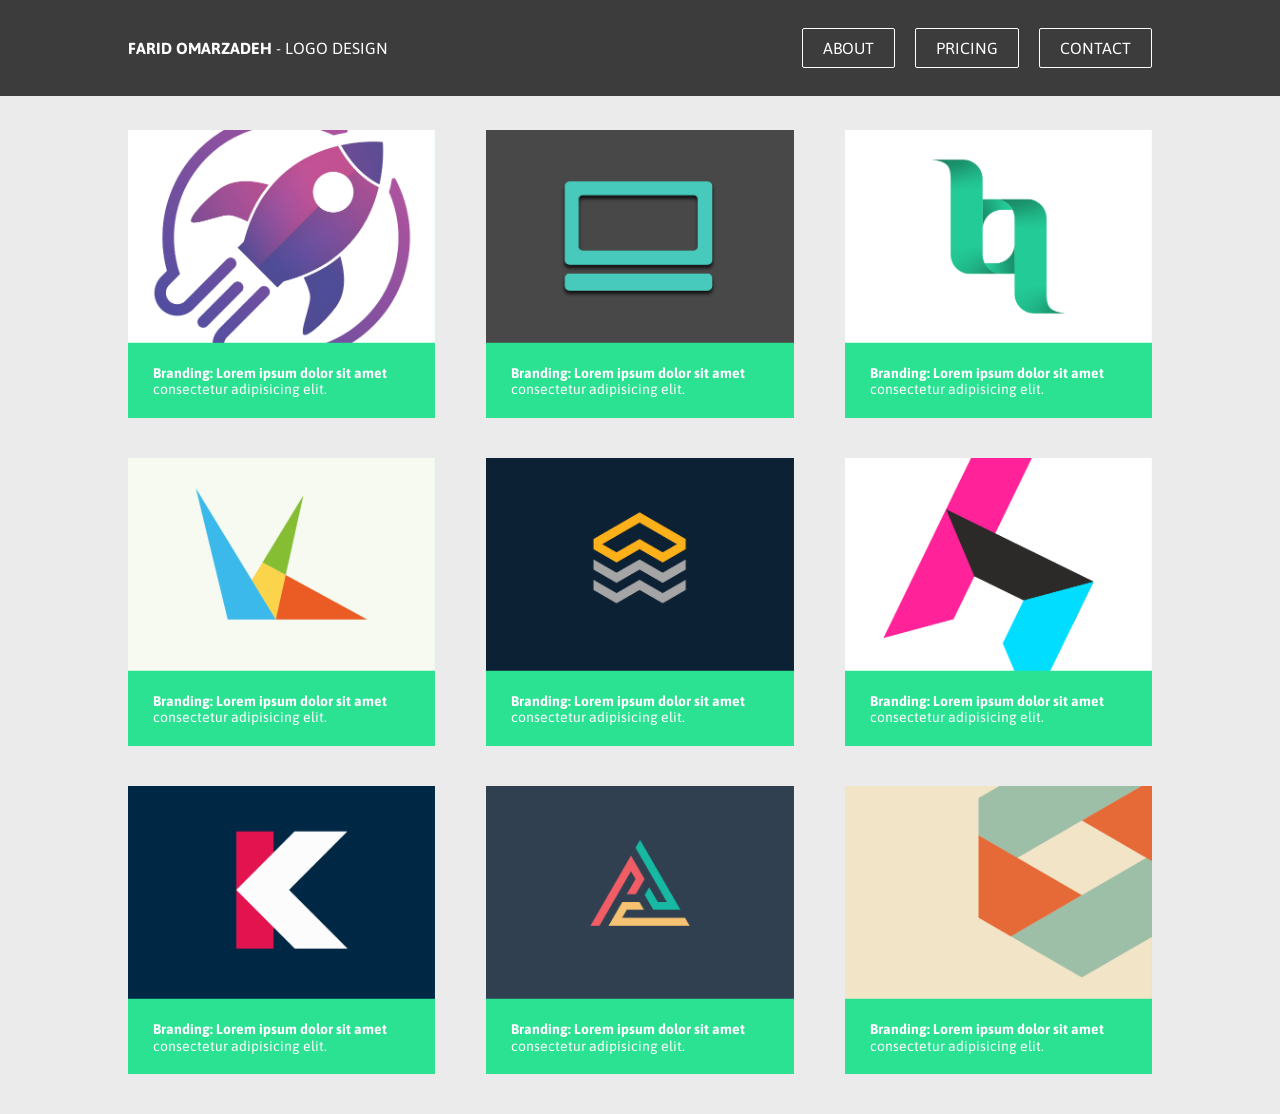
<file: index.html>
<!doctype html>
<html lang="en">
  <head>
    <meta charset="UTF-8" />
    <meta name="viewport" content="width=device-width, initial-scale=1.0" />
    <title>Branding and Logo Design in Toronto Canada</title>
    <link rel="stylesheet" href="css-reset.css" />
    <link rel="stylesheet" href="styles.css" />

    <link rel="preconnect" href="https://fonts.googleapis.com" />
    <link rel="preconnect" href="https://fonts.gstatic.com" crossorigin />
    <link
      href="https://fonts.googleapis.com/css2?family=Asap:wght@400;700&display=swap"
      rel="stylesheet"
    />
  </head>
  <body>
    <header class="header">
      <div class="header-container">
        <div class="logo">
          <h1><span>FARID OMARZADEH</span> - LOGO DESIGN</h1>
        </div>
        <nav class="burger-menu">
          <div class="burger-line"></div>
        </nav>
        <nav class="navbar">
          <li class="navbar-item"><a class="navbar-link" href="#">ABOUT</a></li>
          <li class="navbar-item">
            <a class="navbar-link" href="#">PRICING</a>
          </li>
          <li class="navbar-item">
            <a class="navbar-link" href="#">CONTACT</a>
          </li>
        </nav>
      </div>
    </header>
    <div class="container margin-top-big">
      <div class="col">
        <img src="images/image1@2x.png" alt="" />
        <p>
          Branding: Lorem ipsum dolor sit amet consectetur adipisicing elit.
        </p>
      </div>
      <div class="col">
        <img src="images/image2@2x.png" alt="" />
        <p>
          Branding: Lorem ipsum dolor sit amet consectetur adipisicing elit.
        </p>
      </div>
      <div class="col">
        <img src="images/image3@2x.png" alt="" />
        <p>
          Branding: Lorem ipsum dolor sit amet consectetur adipisicing elit.
        </p>
      </div>
      <div class="col">
        <img src="images/image4@2x.png" alt="" />
        <p>
          Branding: Lorem ipsum dolor sit amet consectetur adipisicing elit.
        </p>
      </div>
      <div class="col hide-mobile">
        <img src="images/image5@2x.png" alt="" />
        <p>
          Branding: Lorem ipsum dolor sit amet consectetur adipisicing elit.
        </p>
      </div>
      <div class="col hide-mobile">
        <img src="images/image6@2x.png" alt="" />
        <p>
          Branding: Lorem ipsum dolor sit amet consectetur adipisicing elit.
        </p>
      </div>
      <div class="col hide-mobile">
        <img src="images/image7@2x.png" alt="" />
        <p>
          Branding: Lorem ipsum dolor sit amet consectetur adipisicing elit.
        </p>
      </div>
      <div class="col hide-mobile">
        <img src="images/image8@2x.png" alt="" />
        <p>
          Branding: Lorem ipsum dolor sit amet consectetur adipisicing elit.
        </p>
      </div>
      <div class="col hide-mobile">
        <img src="images/image9@2x.png" alt="" />
        <p>
          Branding: Lorem ipsum dolor sit amet consectetur adipisicing elit.
        </p>
      </div>
      <div class="col hide-desktop-only">
        <img src="images/image10@2x.png" alt="" />
        <p>
          Branding: Lorem ipsum dolor sit amet consectetur adipisicing elit.
        </p>
      </div>
    </div>
    <script src="./scripts.js"></script>
  </body>
</html>
</file>
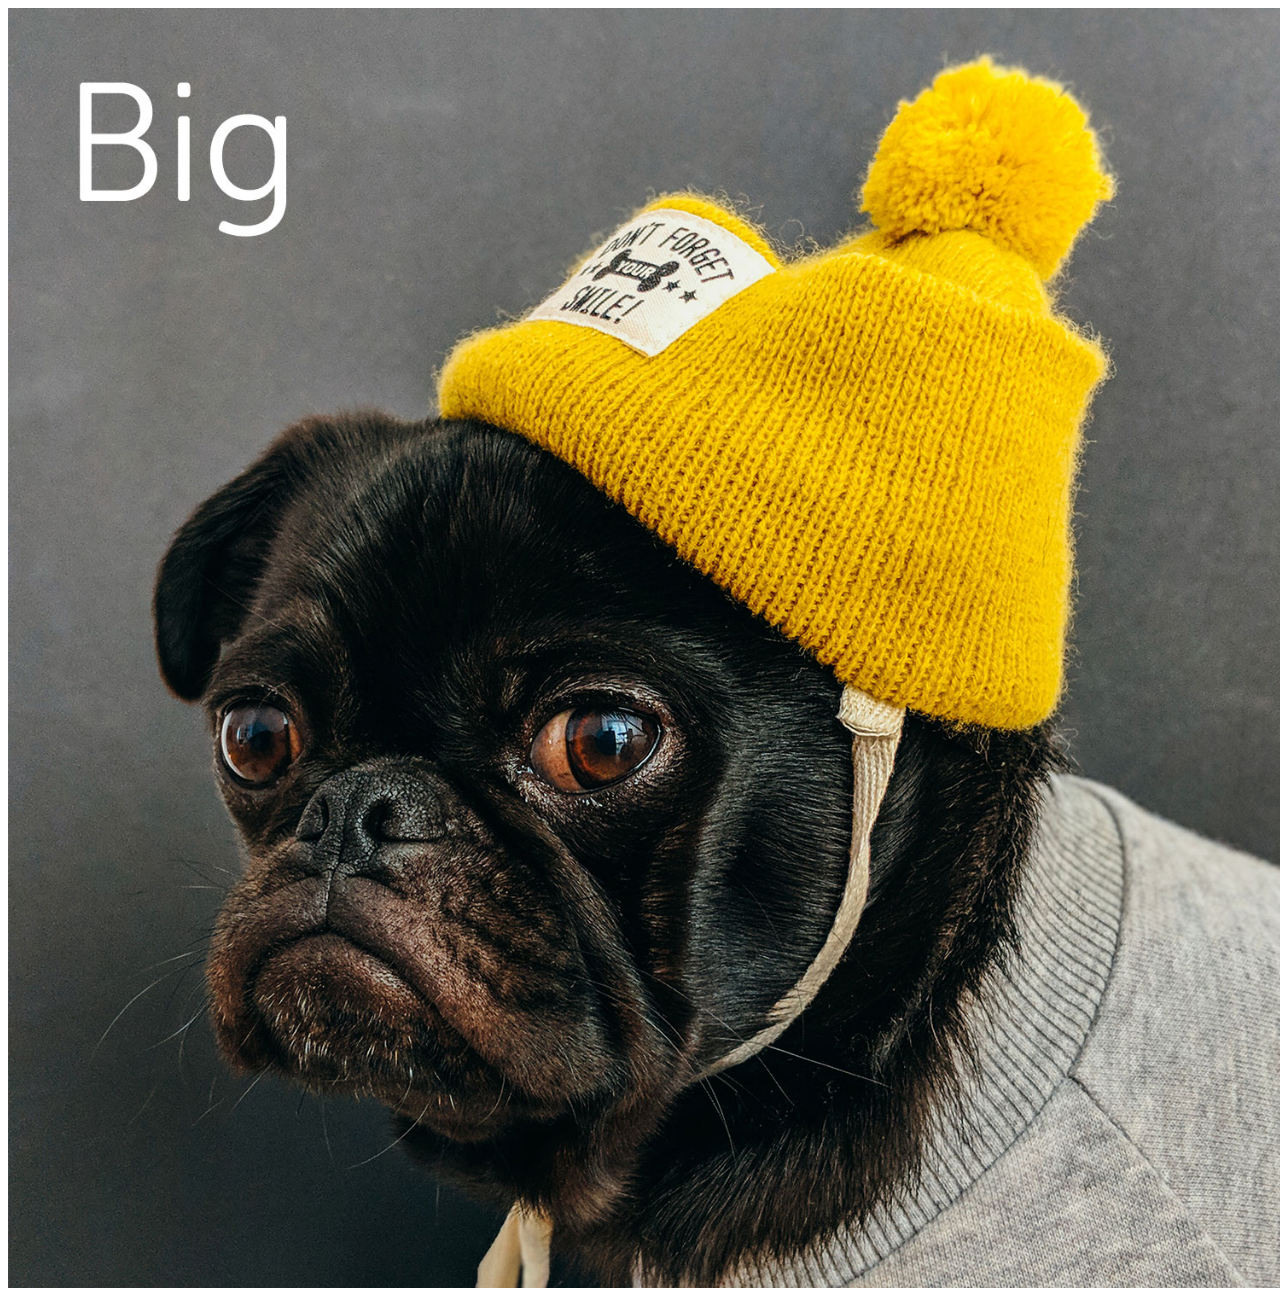
<file: img-srcset.html>
<!doctype html>
<html lang="en">
  <head>
    <meta charset="UTF-8" />
    <meta name="viewport" content="width=device-width, initial-scale=1.0" />
    <title>Responsive Image Source Set</title>
  </head>
  <body>
    <img
      src="images/pug-charles-unsplash-small.jpg"
      alt="Pug"
      srcset="
        images/pug-charles-unsplash-small.jpg   500w,
        images/pug-charles-unsplash-medium.jpg 1000w,
        images/pug-charles-unsplash-big.jpg    1500w
      "
    />
  </body>
</html>
</file>
<file: styles.css>
/* Global View */
body {
  font-family: "Asap", sans-serif;
  background-color: #ebebeb;
}

.header {
  background-color: rgb(60, 60, 60);
  padding: 40px 0;
  color: white;
  position: fixed;
  top: 0;
  left: 0;
  right: 0;
}
.header-container {
  max-width: 1024px;
  margin-left: auto;
  margin-right: auto;
  display: flex;
  justify-content: space-between;
  align-items: center;
}

.logo {
}
.logo span {
  font-weight: 700;
}
.navbar {
  list-style: none;
  display: flex;
  gap: 20px;
}
.navbar-item {
  display: block;
}
.navbar-link {
  text-decoration: none;
  color: inherit;
  padding: 10px 20px;
  border: 1px solid white;
  border-radius: 2px;
}

.burger-menu {
  display: none;
}

.margin-top-big {
  margin-top: 130px;
}

.container {
  min-height: 500px;
  max-width: 1024px;
  margin-left: auto;
  margin-right: auto;
  display: flex;
  justify-content: space-between;
  flex-wrap: wrap;
}

.col {
  width: 30%;
  margin-bottom: 40px;
  background-color: rgb(43, 226, 147);
}

.hide-desktop-only {
  display: none;
}

.col img {
  width: 100%;
  height: auto;
}

.col p {
  color: white;
  font-size: 0.875rem;
  padding: 20px 25px;
  line-height: 1.2;
}
.col p::first-line {
  font-weight: 700;
}
/* Tablet View*/
@media (max-width: 768px) {
  .col {
    width: 47%;
  }

  .hide-desktop-only {
    display: block;
  }

  .header {
    position: relative;
  }

  .margin-top-big {
    margin-top: 40px;
  }
  .header-container {
    display: block;
    text-align: center;
  }

  .logo {
    margin-bottom: 40px;
  }
  .navbar {
    display: block;
  }

  .navbar-link {
    display: block;
  }
  .container {
    justify-content: center;
  }
}

/* Mobile View*/
@media (max-width: 400px) {
  .header-container {
    display: flex;
    justify-content: space-between;
  }
  .logo {
    margin-bottom: 0;
  }
  .col {
    width: 90%;
  }
  .hide-mobile {
    display: none;
  }

  .navbar {
    display: none;
  }
  .burger-menu {
    display: block;
    position: relative;
    min-width: 30px;
    margin-right: 20px;
  }
  .burger-menu--open {
  }

  .burger-line,
  .burger-line::before,
  .burger-line::after {
    position: absolute;
    display: block;
    width: 30px;
    height: 1px;
    background-color: #fff;
    box-sizing: border-box;
    transition: all 0.2s ease-out;
  }
  .burger-line::before {
    content: "";
    top: -10px;
    left: 0;
  }

  .burger-line::after {
    content: "";
    bottom: -10px;
    left: 0;
  }

  .burger-menu--open .burger-line {
    height: 0;
  }

  .burger-menu--open .burger-line::before {
    transform: translateY(9px) rotate(45deg);
  }
  .burger-menu--open .burger-line::after {
    transform: translateY(-9px) rotate(-45deg);
  }

  .navbar--show {
    display: block;
    position: absolute;
    width: 100px;
    right: 0;
    top: 100px;
    background-color: rgb(225, 161, 24);
  }
}
</file>
